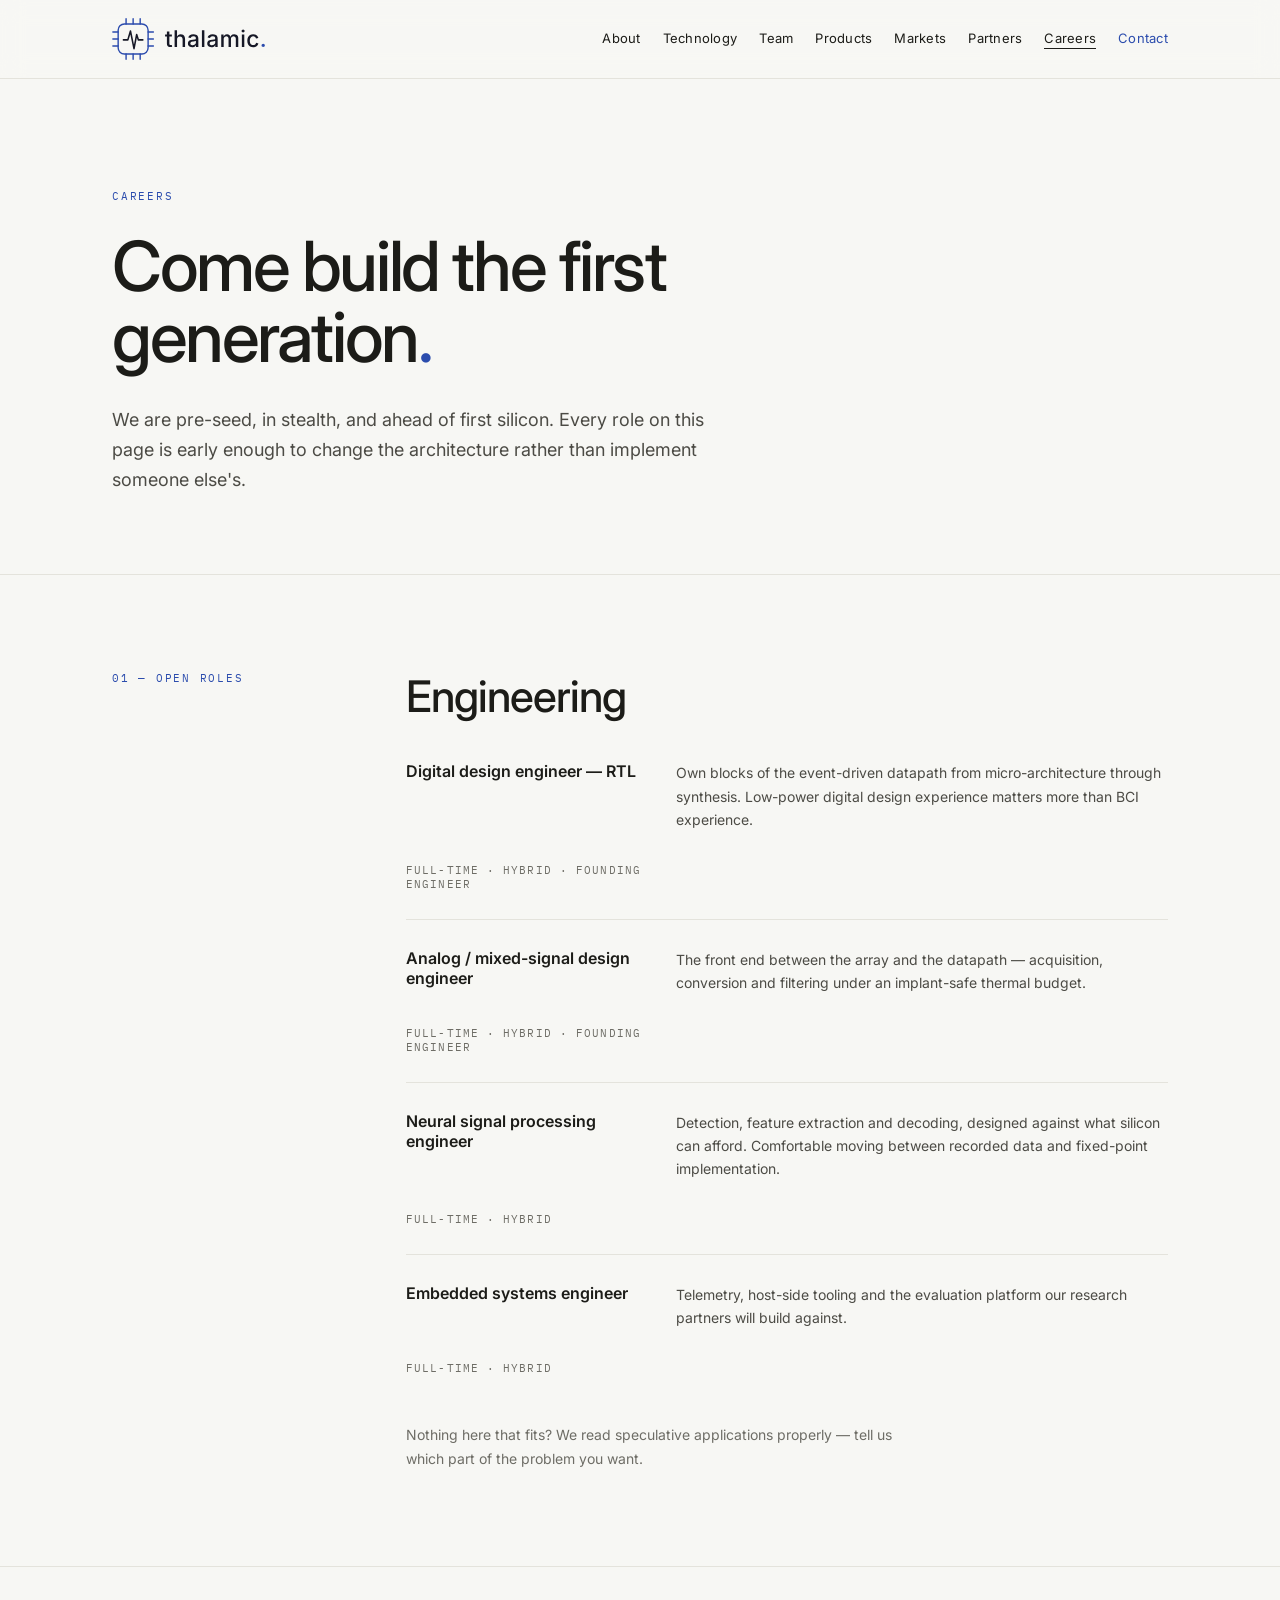
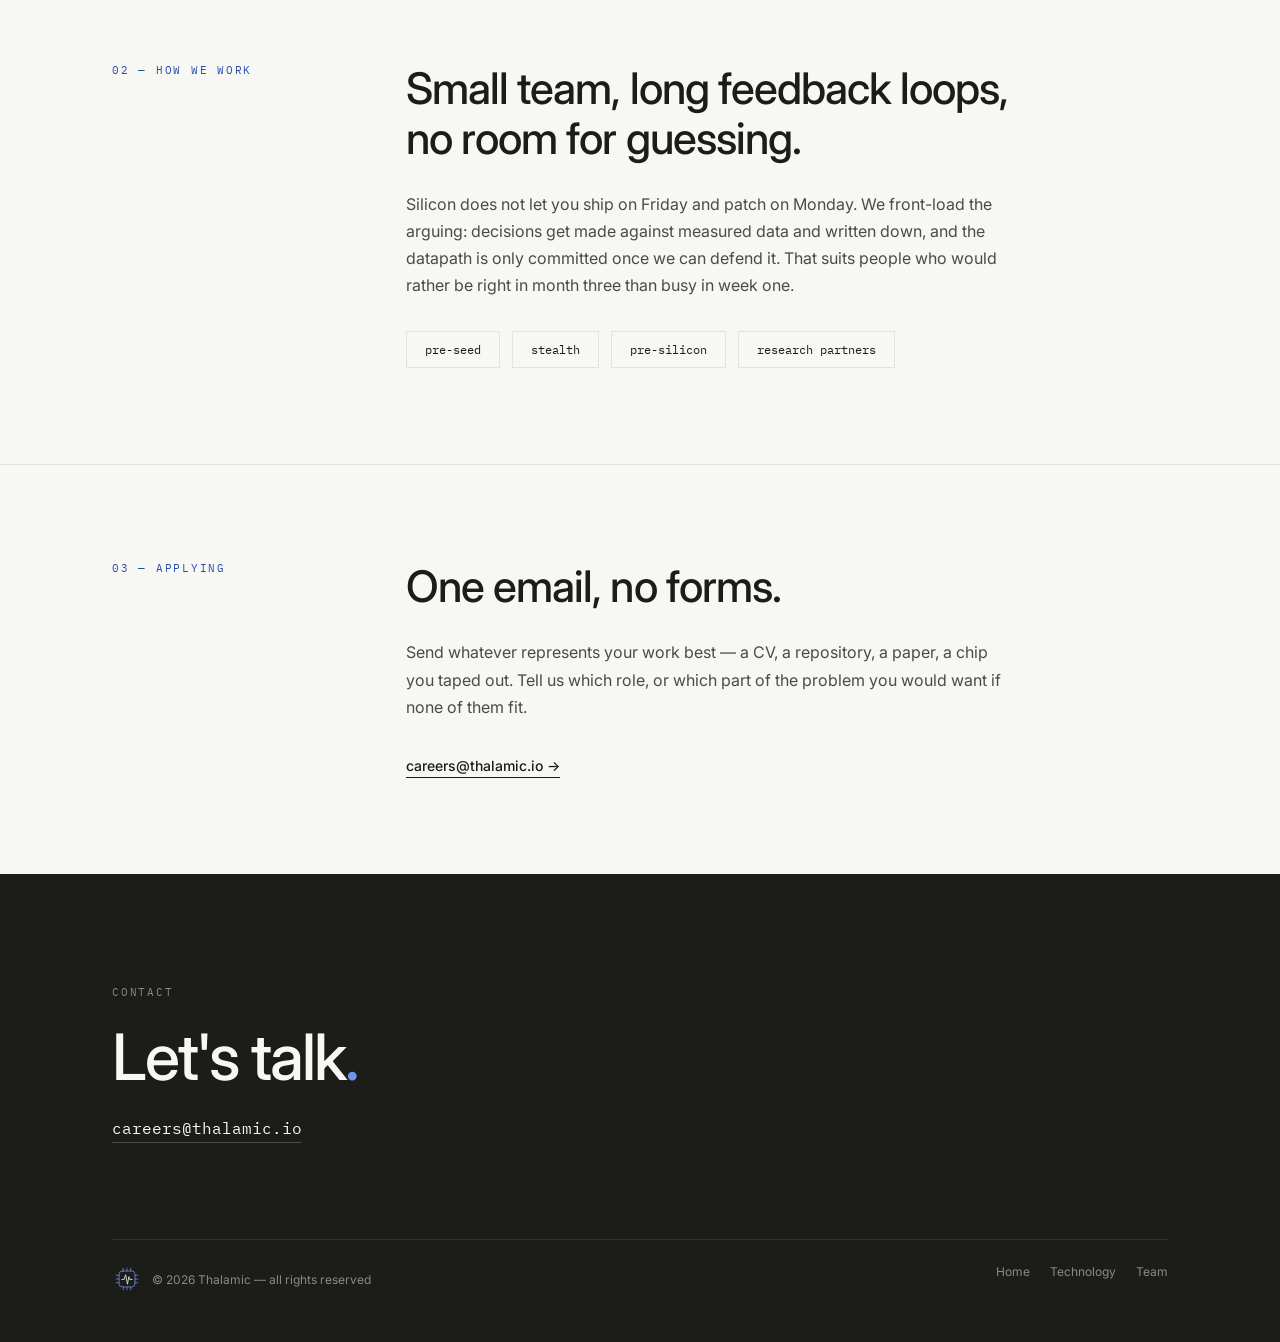
<file: careers.html>
<!DOCTYPE html>
<html lang="en" data-type="unified">
<head>
<meta charset="utf-8">
<meta name="viewport" content="width=device-width, initial-scale=1">
<title>Careers — Thalamic</title>
<meta name="description" content="Early engineering roles at Thalamic — building on-implant processing units for next-generation invasive brain-computer interfaces.">
<link rel="preconnect" href="https://fonts.googleapis.com">
<link rel="preconnect" href="https://fonts.gstatic.com" crossorigin>
<link href="https://fonts.googleapis.com/css2?family=Inter:wght@400;500;600&family=Instrument+Serif:ital@0;1&family=Instrument+Sans:ital,wght@0,400;0,500;0,600;1,400&family=IBM+Plex+Mono:wght@400;500&display=swap" rel="stylesheet">
<link rel="stylesheet" href="./site.css">
<link rel="icon" href="./logo/favicon.svg" type="image/svg+xml">
<link rel="apple-touch-icon" href="./logo/apple-touch-icon.png">
</head>
<body>

<header class="masthead">
  <div class="shell shell--masthead masthead__inner">
    <a class="wordmark" href="index.html"><img class="wordmark__lockup" src="./logo/thalamic-lockup-light-bg-web.svg" alt="Thalamic" width="693" height="190"></a>
    <nav class="nav" id="nav">
      <a href="index.html#about">About</a>
      <a href="technology.html">Technology</a>
      <a href="team.html">Team</a>
      <a href="index.html#products">Products</a>
      <a href="index.html#markets">Markets</a>
      <a href="index.html#partners">Partners</a>
      <a class="nav__current" href="careers.html">Careers</a>
      <a class="nav__contact" href="#contact">Contact</a>
    </nav>
    <button class="burger" type="button" aria-label="Menu" aria-expanded="false" aria-controls="nav">
      <span class="burger__bar"></span><span class="burger__bar"></span>
    </button>
  </div>
</header>

<main>

  <section class="shell shell--subhero">
    <div class="eyebrow eyebrow--accent" style="margin-bottom:28px">Careers</div>
    <h1 class="display display--sub" style="max-width:14ch">Come build the first generation<span class="stop">.</span></h1>
    <p class="lede lede--sub">We are pre-seed, in stealth, and ahead of first silicon. Every role on this page is early enough to change the architecture rather than implement someone else's.</p>
  </section>

  <section class="rule-top">
    <div class="shell section__grid" data-reveal>
      <div class="section__index">01 — Open roles</div>
      <div>
        <h2 class="section-title title--gap">Engineering</h2>

        <!-- Placeholder listings: role categories, no live requisitions. Replace
             with real openings (and per-role pages) before publishing. -->
        <div class="rows">
          <div class="row">
            <div class="row__name">Digital design engineer — RTL</div>
            <p>Own blocks of the event-driven datapath from micro-architecture through synthesis. Low-power digital design experience matters more than BCI experience.</p>
            <div class="row__meta">Full-time · Hybrid · Founding engineer</div>
          </div>
          <div class="row">
            <div class="row__name">Analog / mixed-signal design engineer</div>
            <p>The front end between the array and the datapath — acquisition, conversion and filtering under an implant-safe thermal budget.</p>
            <div class="row__meta">Full-time · Hybrid · Founding engineer</div>
          </div>
          <div class="row">
            <div class="row__name">Neural signal processing engineer</div>
            <p>Detection, feature extraction and decoding, designed against what silicon can afford. Comfortable moving between recorded data and fixed-point implementation.</p>
            <div class="row__meta">Full-time · Hybrid</div>
          </div>
          <div class="row">
            <div class="row__name">Embedded systems engineer</div>
            <p>Telemetry, host-side tooling and the evaluation platform our research partners will build against.</p>
            <div class="row__meta">Full-time · Hybrid</div>
          </div>
        </div>
        <p class="spec__note">Nothing here that fits? We read speculative applications properly — tell us which part of the problem you want.</p>
      </div>
    </div>
  </section>

  <section class="rule-top">
    <div class="shell section__grid" data-reveal>
      <div class="section__index">02 — How we work</div>
      <div>
        <h2 class="section-title title--tight">Small team, long feedback loops, no room for guessing.</h2>
        <p class="prose">Silicon does not let you ship on Friday and patch on Monday. We front-load the arguing: decisions get made against measured data and written down, and the datapath is only committed once we can defend it. That suits people who would rather be right in month three than busy in week one.</p>
        <div class="tags">
          <div class="tag">pre-seed</div>
          <div class="tag">stealth</div>
          <div class="tag">pre-silicon</div>
          <div class="tag">research partners</div>
        </div>
      </div>
    </div>
  </section>

  <section class="rule-top">
    <div class="shell section__grid" data-reveal>
      <div class="section__index">03 — Applying</div>
      <div>
        <h2 class="section-title title--tighter">One email, no forms.</h2>
        <p class="prose">Send whatever represents your work best — a CV, a repository, a paper, a chip you taped out. Tell us which role, or which part of the problem you would want if none of them fit.</p>
        <a class="link-rule section__cta" href="mailto:careers@thalamic.io">careers@thalamic.io&nbsp;→</a>
      </div>
    </div>
  </section>

</main>

<footer id="contact" class="contact">
  <div class="shell shell--contact">
    <div class="eyebrow">Contact</div>
    <div class="contact__display">Let's talk<span class="stop">.</span></div>
    <a class="contact__mail" href="mailto:careers@thalamic.io">careers@thalamic.io</a>
    <div class="colophon">
      <div class="colophon__brand"><img class="colophon__mark" src="./logo/thalamic-mark-dark-bg.svg" alt="" width="64" height="64"><span>© 2026 Thalamic — all rights reserved</span></div>
      <div class="colophon__links">
        <a href="index.html">Home</a>
        <a href="technology.html">Technology</a>
        <a href="team.html">Team</a>
      </div>
    </div>
  </div>
</footer>

<script src="./site.js"></script>
</body>
</html>
</file>
<file: site.css>
/* ==========================================================================
   Thalamic — shared stylesheet
   Ported from the Claude Design project (3d46b62b). Every colour, size and
   clamp below comes from the design source; see FIGURES note in README.
   ========================================================================== */

/* ---------------------------------------------------------------- tokens */
:root{
  --paper:#F7F7F4;
  --panel:#FFFFFF;
  --ink:#1C1C18;
  --body:#4C4B45;
  --muted:#6E6D66;
  --faint:#9A988F;
  --rule:#E4E3DC;
  --rule-soft:#EFEEE8;
  --rule-inline:#C9C8C0;
  --accent:oklch(0.45 0.16 266);
  --accent-lift:oklch(0.68 0.14 266);
  --accent-wash:oklch(0.9 0.05 266);
  --dark-text:#F7F7F4;
  --dark-muted:#8B8A82;
  --dark-rule:#33322E;
  --dark-line:#4C4B45;
  --serif:'Instrument Serif',Georgia,serif;
  --sans:'Instrument Sans',system-ui,-apple-system,sans-serif;
  --mono:'IBM Plex Mono',ui-monospace,SFMono-Regular,Menlo,monospace;

  /* Display tuning travels with the face — a 92px serif at 400/-0.01em is
     right, the same size in Inter needs weight and much tighter tracking. */
  --dw:400;        /* display + title weight  */
  --dt:-0.01em;    /* display tracking        */
  --dl:1.02;       /* display line-height     */
  --tt:0;          /* title tracking          */
}

/* ---------------------------------------------------------- type settings */
/* The brand lockup sets "thalamic." in Inter Medium and is delivered, not
   editable — so where the page and the logo disagree, the page moves. Chosen
   with ?type=; see README.

   unified   (default) Inter throughout, matching the wordmark exactly.
   editorial Inter for everything except the display face, which stays
             Instrument Serif — two voices instead of three.
   original  the design project as delivered: Instrument Serif + Instrument Sans. */
html[data-type="unified"]{
  --serif:'Inter',system-ui,-apple-system,sans-serif;
  --sans:'Inter',system-ui,-apple-system,sans-serif;
  --dw:500;
  --dt:-0.035em;
  --dl:1.06;
  --tt:-0.022em;
}
html[data-type="editorial"]{
  --sans:'Inter',system-ui,-apple-system,sans-serif;
}
/* Instrument Serif is a display serif with a small x-height; Inter Medium at
   the same nominal size reads ~20% larger and sets ~20% wider, which pushed the
   headline into the signal field. Step the display sizes down to match the
   serif's optical size and measure. */
html[data-type="unified"] .display{font-size:clamp(46px,6.2vw,78px)}
html[data-type="unified"] .display--sub{font-size:clamp(42px,5.4vw,70px)}
html[data-type="unified"] .contact__display{font-size:clamp(38px,5.2vw,64px)}

/* ----------------------------------------------------------------- base */
*,*::before,*::after{box-sizing:border-box}
html{scroll-behavior:smooth}
body{
  margin:0;
  background:var(--paper);
  color:var(--ink);
  font-family:var(--sans);
  -webkit-font-smoothing:antialiased;
}
a{color:var(--ink);text-decoration:none;transition:color .2s ease}
a:hover{color:var(--accent)}
::selection{background:var(--accent-wash)}
h1,h2,h3,p{margin:0}

.shell{max-width:1120px;margin:0 auto;padding:96px 32px}
.shell--masthead{padding:18px 32px}
.shell--hero{padding:120px 32px 72px}
.shell--subhero{padding:110px 32px 80px}
.shell--pipeline{padding:0 32px 96px}
.shell--contact{padding:110px 32px 48px}

.rule-top{border-top:1px solid var(--rule)}

/* utility type */
.eyebrow{
  font-family:var(--mono);font-size:11px;letter-spacing:.16em;
  text-transform:uppercase;color:var(--muted);
}
.eyebrow--accent{color:var(--accent)}
.display{
  font-family:var(--serif);font-weight:var(--dw);
  font-size:clamp(52px,7.2vw,92px);line-height:var(--dl);letter-spacing:var(--dt);
}
.display--sub{font-size:clamp(48px,6.4vw,84px);line-height:1.03}
.section-title{
  font-family:var(--serif);font-weight:var(--dw);
  font-size:clamp(30px,3.4vw,44px);line-height:1.15;letter-spacing:var(--tt);
}
.stop{color:var(--accent)}
.fig-caption{
  font-family:var(--mono);font-size:10px;letter-spacing:.1em;color:var(--faint);
}
.link-rule{
  display:inline-block;font-size:14px;font-weight:500;
  border-bottom:1px solid var(--ink);padding-bottom:3px;
}
.link-soft{
  display:inline-block;font-size:14px;font-weight:500;color:var(--muted);
  border-bottom:1px solid transparent;padding-bottom:3px;
}
.link-inline{border-bottom:1px solid var(--rule-inline)}

/* ------------------------------------------------------------- masthead */
.masthead{
  position:sticky;top:0;z-index:50;
  background:rgba(247,247,244,.88);
  backdrop-filter:blur(12px);-webkit-backdrop-filter:blur(12px);
  border-bottom:1px solid var(--rule);
}
/* centred, not baseline: the wordmark is now an image and has no text baseline
   to hang the nav from */
.masthead__inner{
  display:flex;align-items:center;justify-content:space-between;
  gap:24px;flex-wrap:wrap;
}
/* The lockup is loaded from logo/ rather than inlined, so the brand SVG stays
   the one source of truth: replace the file, every page follows. -web is the
   outlined, ink-trimmed build — see logo/make-outlined-lockup.py. */
.wordmark{display:flex;align-items:center;transition:opacity .2s ease}
.wordmark:hover{opacity:.7}
.wordmark__lockup{display:block;height:42px;width:auto}
.nav{display:flex;gap:22px;flex-wrap:wrap;font-size:13px;letter-spacing:.02em}
.nav__contact{color:var(--accent)}
.nav__current{border-bottom:1px solid var(--ink);padding-bottom:2px}

/* ------------------------------------------------------------- menu */
/* Eight destinations set on one line need ~780px next to the lockup, so below
   that the masthead would run to two rows — and since it is sticky, those two
   rows would cost vertical space on every screen of every page, not just the
   hero. Under 900px the nav becomes a panel behind a burger instead and the
   bar stays one line throughout. The same <nav> is reused in both layouts, so
   there is only ever one copy of the links per page. */
.burger{
  display:none;
  width:40px;height:40px;margin-right:-9px;padding:0;
  background:none;border:0;cursor:pointer;color:var(--ink);
  position:relative;
}
.burger__bar{
  position:absolute;left:9px;width:22px;height:1px;background:currentColor;
  transition:transform .28s cubic-bezier(.2,.65,.25,1),opacity .18s ease;
}
.burger__bar:nth-child(1){top:17px}
.burger__bar:nth-child(2){top:23px}
/* the two bars fold into the close cross rather than being swapped for one */
html[data-menu="open"] .burger__bar:nth-child(1){transform:translateY(3px) rotate(45deg)}
html[data-menu="open"] .burger__bar:nth-child(2){transform:translateY(-3px) rotate(-45deg)}

/* Everything below is gated on [data-menu], which site.js sets on load: with
   scripting off nothing can open the panel, so the nav must stay as it is —
   two wrapped rows — rather than becoming unreachable behind a dead button. */
@media (max-width:900px){
  html[data-menu] .burger{display:block;flex:none}
  html[data-menu="open"]{overflow:hidden}
  html[data-menu] .nav{
    /* Anchored to the masthead, not the viewport: .masthead carries a
       backdrop-filter, which makes it the containing block for fixed children
       too — so `fixed` would resolve against the 79px bar and collapse. Hanging
       it off the bar's bottom edge is the same result, honestly stated. */
    position:absolute;left:0;right:0;
    /* Both from the same measured bar, so they can't disagree: `top:100%` and a
       vh-derived height resolve against different boxes (padding vs border) and
       leave a seam. --panel is the exact viewport remainder under the bar,
       which also absorbs the mobile browser chrome that dvh only approximates. */
    top:var(--bar,79px);
    height:var(--panel,calc(100dvh - 79px));
    flex-direction:column;flex-wrap:nowrap;gap:0;
    background:var(--paper);
    padding:8px 20px calc(24px + env(safe-area-inset-bottom));
    overflow-y:auto;
    font-size:19px;letter-spacing:-.01em;
    /* closed state: still in the tree for the toggle to animate, but taken out
       of the tab order and off the a11y tree by visibility */
    visibility:hidden;opacity:0;transform:translateY(-6px);
    transition:opacity .22s ease,transform .28s cubic-bezier(.2,.65,.25,1),visibility 0s .28s;
  }
  html[data-menu] .nav a{padding:15px 0;border-bottom:1px solid var(--rule-soft)}
  html[data-menu] .nav a:last-child{border-bottom:0}
  html[data-menu] .nav__current{border-bottom:1px solid var(--rule-soft);color:var(--muted)}
  html[data-menu="open"] .nav{
    visibility:visible;opacity:1;transform:none;
    transition:opacity .22s ease,transform .28s cubic-bezier(.2,.65,.25,1);
  }
}
@media (max-width:900px) and (prefers-reduced-motion:reduce){
  html[data-menu] .nav,.burger__bar{transition:none}
}

/* ----------------------------------------------------------------- hero */
/* The signal field is full-bleed behind the hero band, but masked so it only
   emerges to the right of the type — the text always sits on clean paper. */
.hero-band{position:relative;overflow:hidden}
.hero-band > .shell{position:relative;z-index:1}
.hero-signal{
  position:absolute;inset:0;width:100%;height:100%;
  z-index:0;pointer-events:none;
  opacity:0;transition:opacity 1.4s ease .2s;
  -webkit-mask-image:linear-gradient(90deg,transparent 50%,#000 68%,#000 93%,transparent 100%);
          mask-image:linear-gradient(90deg,transparent 50%,#000 68%,#000 93%,transparent 100%);
}
.hero-signal[data-ready]{opacity:1}
/* raster needs room on both sides of its gate — continuous stretch before it,
   event ticks after — so it starts a little further left than the others */
html[data-hero="raster"] .hero-signal{
  -webkit-mask-image:linear-gradient(90deg,transparent 46%,#000 62%,#000 93%,transparent 100%);
          mask-image:linear-gradient(90deg,transparent 46%,#000 62%,#000 93%,transparent 100%);
}
/* Inter still sets a longer line than the serif even after the size step-down,
   so the field starts further right when the page is set in it */
html[data-type="unified"][data-hero="raster"] .hero-signal{
  -webkit-mask-image:linear-gradient(90deg,transparent 52%,#000 68%,#000 93%,transparent 100%);
          mask-image:linear-gradient(90deg,transparent 52%,#000 68%,#000 93%,transparent 100%);
}
/* the routing plate reads as structure, so it can sit a little wider */
html[data-hero="lattice"] .hero-signal{
  -webkit-mask-image:linear-gradient(90deg,transparent 46%,#000 64%,#000 94%,transparent 100%);
          mask-image:linear-gradient(90deg,transparent 46%,#000 64%,#000 94%,transparent 100%);
}
/* Narrow screens have no space beside the type, so there is nothing for a
   sideways mask to reveal into — the field runs full-bleed behind the hero
   instead and is dropped back far enough that the type still reads as sitting
   on clean paper. The mask turns vertical: it only softens the two edges, so
   the field doesn't butt into the header rule above or the spec cards below.
   The raster's own geometry adapts to match (see hero-signal.js → narrow). */
@media (max-width:900px){
  html[data-type][data-hero] .hero-signal{
    -webkit-mask-image:linear-gradient(180deg,transparent 0,#000 13%,#000 87%,transparent 100%);
            mask-image:linear-gradient(180deg,transparent 0,#000 13%,#000 87%,transparent 100%);
  }
  html[data-type][data-hero] .hero-signal[data-ready]{opacity:.36}
}

.tone{display:none}
html[data-tone="quiet"] .tone--quiet,
html[data-tone="visionary"] .tone--visionary,
html[data-tone="human"] .tone--human{display:block}

.hero__headline{margin:0;max-width:15ch}
.tone--human .hero__headline{max-width:16ch}
.lede{font-size:19px;line-height:1.6;color:var(--body);max-width:52ch;margin:32px 0 0}
.lede--sub{font-size:18px;line-height:1.65;max-width:56ch}
.hero__actions{display:flex;gap:28px;margin-top:40px;flex-wrap:wrap}

/* ------------------------------------------------- fig. 01 — data path */
html[data-pipeline="off"] .pipeline-block{display:none}
.pipeline{
  display:flex;align-items:stretch;flex-wrap:wrap;
  border:1px solid var(--rule);
  font-family:var(--mono);font-size:12px;line-height:1.7;
}
.pipeline__cell{flex:1;min-width:220px;padding:24px 28px;border-left:1px solid var(--rule)}
.pipeline__cell:first-child{border-left:0}
.pipeline__cell--npu{background:var(--panel)}
.pipeline__label{
  font-size:10px;letter-spacing:.12em;text-transform:uppercase;
  color:var(--muted);margin-bottom:10px;
}
.pipeline__cell--npu .pipeline__label{color:var(--accent)}
.pipeline-block .fig-caption{margin-top:10px}

/* -------------------------------------------------------- section grid */
.section__grid{
  display:grid;grid-template-columns:minmax(140px,1fr) minmax(0,3fr);gap:40px;
}
.section__grid > *{min-width:0}
.section__index{
  font-family:var(--mono);font-size:11px;letter-spacing:.16em;
  text-transform:uppercase;color:var(--accent);
}
.prose{font-size:16px;line-height:1.7;color:var(--body);max-width:60ch;margin:28px 0 0}
.prose + .prose{margin-top:16px}
.title--tight{max-width:24ch}
.title--tighter{max-width:22ch}
.title--gap{margin-bottom:12px}

/* ------------------------------------------------------- pillar blocks */
.pillars{
  display:grid;grid-template-columns:repeat(auto-fit,minmax(220px,1fr));
  gap:36px;margin-top:40px;
}
.pillar__num{font-family:var(--mono);font-size:11px;color:var(--faint);margin-bottom:12px}
.pillar__name{font-weight:600;font-size:15px;margin-bottom:8px}
.pillar p{font-size:14px;line-height:1.65;color:var(--body)}

/* minmax(0,1fr) + aspect-ratio:auto keep <image-slot> (whose :host defaults to
   width:100%/aspect-ratio:3/2) from forcing the column wider than the viewport. */
.figure{margin-top:44px;display:grid;grid-template-columns:minmax(0,1fr);gap:12px}
.figure image-slot{width:100%;height:380px;aspect-ratio:auto}
.figure--portrait image-slot{height:260px}
.section__cta{margin-top:36px}

/* ------------------------------------------------------------ stat grid */
/* 1px gaps over a --rule background draw the hairlines between cells.
   Column counts are explicit rather than auto-fit: these grids hold a fixed
   number of cells, and auto-fit strands the last one in a half-empty row. */
.stats{
  display:grid;grid-template-columns:minmax(0,1fr);
  gap:1px;background:var(--rule);border:1px solid var(--rule);
  margin-top:40px;font-family:var(--mono);
}
.stat{background:var(--paper);padding:24px 26px}
.stat__value{font-size:22px;letter-spacing:-.01em}
.stat__label{
  font-size:10px;letter-spacing:.12em;text-transform:uppercase;
  color:var(--muted);margin-top:10px;line-height:1.5;
}

/* ---------------------------------------------------------- signal chain */
.chain{
  display:grid;grid-template-columns:minmax(0,1fr);
  gap:1px;background:var(--rule);border:1px solid var(--rule);
  margin-top:40px;font-family:var(--mono);
}
.chain__stage{background:var(--paper);padding:22px 20px}
.chain__stage--onchip{background:var(--panel)}
.chain__step{font-size:10px;letter-spacing:.12em;color:var(--faint)}
.chain__name{font-size:13px;margin:10px 0 8px}
.chain__note{font-size:11px;line-height:1.6;color:var(--muted)}
.chain__stage--onchip .chain__step{color:var(--accent)}

/* ------------------------------------------------------- spec / product */
.spec{margin-top:36px;border:1px solid var(--rule);background:var(--panel)}
.spec__head{
  padding:28px 32px;border-bottom:1px solid var(--rule);
  display:flex;justify-content:space-between;align-items:baseline;
  gap:16px;flex-wrap:wrap;
}
.spec__name{font-family:var(--serif);font-weight:var(--dw);font-size:26px;letter-spacing:var(--tt)}
.spec__status{
  font-family:var(--mono);font-size:11px;letter-spacing:.12em;
  text-transform:uppercase;color:var(--accent);
}
.spec__rows{font-family:var(--mono);font-size:12.5px;line-height:1.6}
.spec__row{
  display:flex;justify-content:space-between;gap:24px;
  padding:14px 32px;border-bottom:1px solid var(--rule-soft);
}
.spec__row:last-child{border-bottom:0}
.spec__key{color:var(--muted)}
.spec__note{font-size:14px;line-height:1.65;color:var(--muted);margin:20px 0 0;max-width:56ch}

/* --------------------------------------------------------- listing rows */
.rows{display:flex;flex-direction:column}
.row{
  display:grid;grid-template-columns:minmax(200px,1fr) minmax(0,2fr);
  gap:24px;padding:28px 0;border-bottom:1px solid var(--rule);
}
.row:last-child{border-bottom:0}
.row__name{font-weight:600;font-size:16px}
.row p{font-size:14px;line-height:1.65;color:var(--body)}
.row__meta{
  font-family:var(--mono);font-size:11px;letter-spacing:.1em;
  text-transform:uppercase;color:var(--muted);margin-top:8px;
}

/* ---------------------------------------------------------------- tags */
.tags{display:flex;gap:12px;flex-wrap:wrap;margin-top:32px;font-family:var(--mono);font-size:12px}
.tag{border:1px solid var(--rule);padding:10px 18px}

/* ------------------------------------------------------- founder cards */
/* auto-fill rather than auto-fit: cards keep the same size whether there are
   two founders or five, and a part-filled last row simply ends early. */
.founders{
  display:grid;grid-template-columns:repeat(auto-fill,minmax(200px,1fr));
  gap:34px 24px;margin-top:40px;
}
.founder{min-width:0}
/* height:auto is load-bearing — the img's height="640" attribute is a
   presentational hint that otherwise wins over aspect-ratio and stretches the
   card to 640px tall. */
.founder__photo{
  display:block;width:100%;height:auto;aspect-ratio:1/1;object-fit:cover;
  background:var(--rule-soft);
}
.founder__role{
  font-family:var(--mono);font-size:10px;letter-spacing:.12em;
  text-transform:uppercase;color:var(--accent);margin-top:16px;
}
.founder__name{
  font-family:var(--serif);font-weight:var(--dw);font-size:19px;
  letter-spacing:var(--tt);line-height:1.25;margin-top:8px;
}
.founder__affil{font-size:12.5px;line-height:1.5;color:var(--muted);margin-top:6px}
.founder__bio{font-size:13px;line-height:1.6;color:var(--body);margin-top:10px}
.founder__link{
  display:inline-block;margin-top:10px;
  font-family:var(--mono);font-size:10px;letter-spacing:.06em;color:var(--muted);
  border-bottom:1px solid var(--rule-inline);padding-bottom:2px;
}
.founder__link:hover{color:var(--accent)}

/* Unfilled seats. Same box as a real card so the row keeps its rhythm, but
   held back to the muted end of the palette so they read as pending rather
   than as people. height:auto overrides <image-slot>'s own :host sizing. */
.founder__slot{display:block;width:100%;height:auto;aspect-ratio:1/1;opacity:.55}
.founder--slot .founder__role{color:var(--faint)}
.founder--slot .founder__name,
.founder--slot .founder__affil,
.founder--slot .founder__bio{color:var(--faint)}

/* -------------------------------------------------------- 06 — contact */
.contact{border-top:1px solid var(--ink);background:var(--ink);color:var(--dark-text)}
.contact .eyebrow{color:var(--dark-muted);margin-bottom:24px}
.contact__display{font-family:var(--serif);font-weight:var(--dw);font-size:clamp(44px,6vw,76px);line-height:1.05;letter-spacing:var(--dt)}
.contact__display .stop{color:var(--accent-lift)}
.contact__mail{
  display:inline-block;margin-top:28px;font-family:var(--mono);font-size:16px;
  color:var(--dark-text);border-bottom:1px solid var(--dark-line);padding-bottom:4px;
}
.contact__mail:hover{color:var(--accent-lift)}
.colophon{
  display:flex;justify-content:space-between;gap:24px;flex-wrap:wrap;
  margin-top:96px;padding-top:24px;border-top:1px solid var(--dark-rule);
  font-size:12px;color:var(--dark-muted);
}
/* 30px is the floor for the mark on-page: the frame ticks are 1.6-unit strokes
   on a 64 viewBox, so below ~28px they collapse into a speck. Small uses go
   through logo/favicon.svg, which carries heavier strokes for that reason. */
.colophon__brand{display:flex;align-items:center;gap:10px}
.colophon__mark{width:30px;height:30px;flex:none}
.colophon a{color:var(--dark-muted)}
.colophon a:hover{color:var(--dark-text)}
.colophon__links{display:flex;gap:20px;flex-wrap:wrap}

/* ------------------------------------------------------------- narrow */
@media (max-width:760px){
  .shell{padding-left:20px;padding-right:20px}
  .shell--hero{padding-top:88px}
  .shell--subhero{padding-top:80px}
  .section__grid{grid-template-columns:1fr;gap:20px}
  .row{grid-template-columns:1fr;gap:8px}
  .spec__row{padding-left:20px;padding-right:20px}
  .spec__head{padding-left:20px;padding-right:20px}
  .figure image-slot{height:260px}
}

/* Fixed-count grids step up in factors of their item count (4 stats, 6 chain
   stages) so no row is ever left part-empty. */
@media (max-width:560px){
  .founders{grid-template-columns:repeat(2,minmax(0,1fr))}
}
@media (min-width:560px){
  .stats{grid-template-columns:repeat(2,minmax(0,1fr))}
  .chain{grid-template-columns:repeat(2,minmax(0,1fr))}
}
@media (min-width:900px){
  .stats{grid-template-columns:repeat(4,minmax(0,1fr))}
  .chain{grid-template-columns:repeat(3,minmax(0,1fr))}
}

@media (prefers-reduced-motion:reduce){
  html{scroll-behavior:auto}
  .hero-signal{transition:none}
}
</file>
